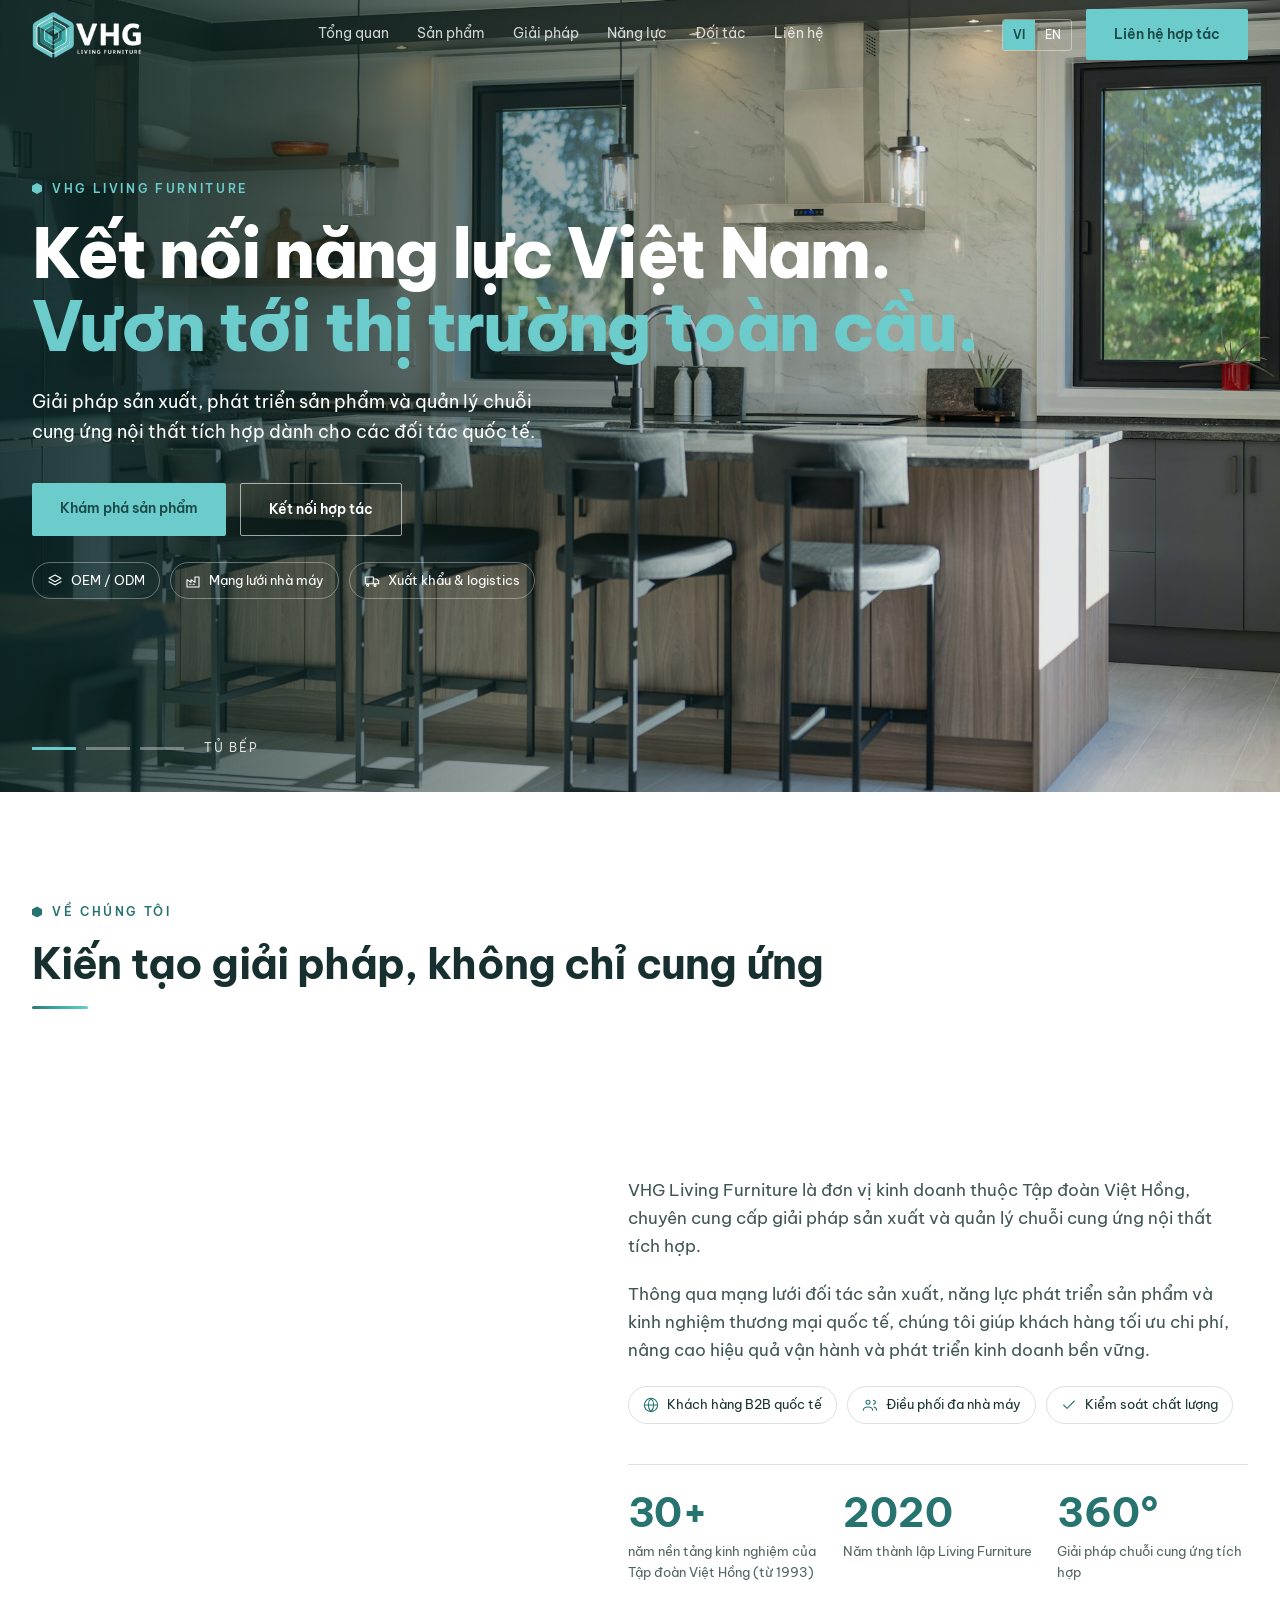
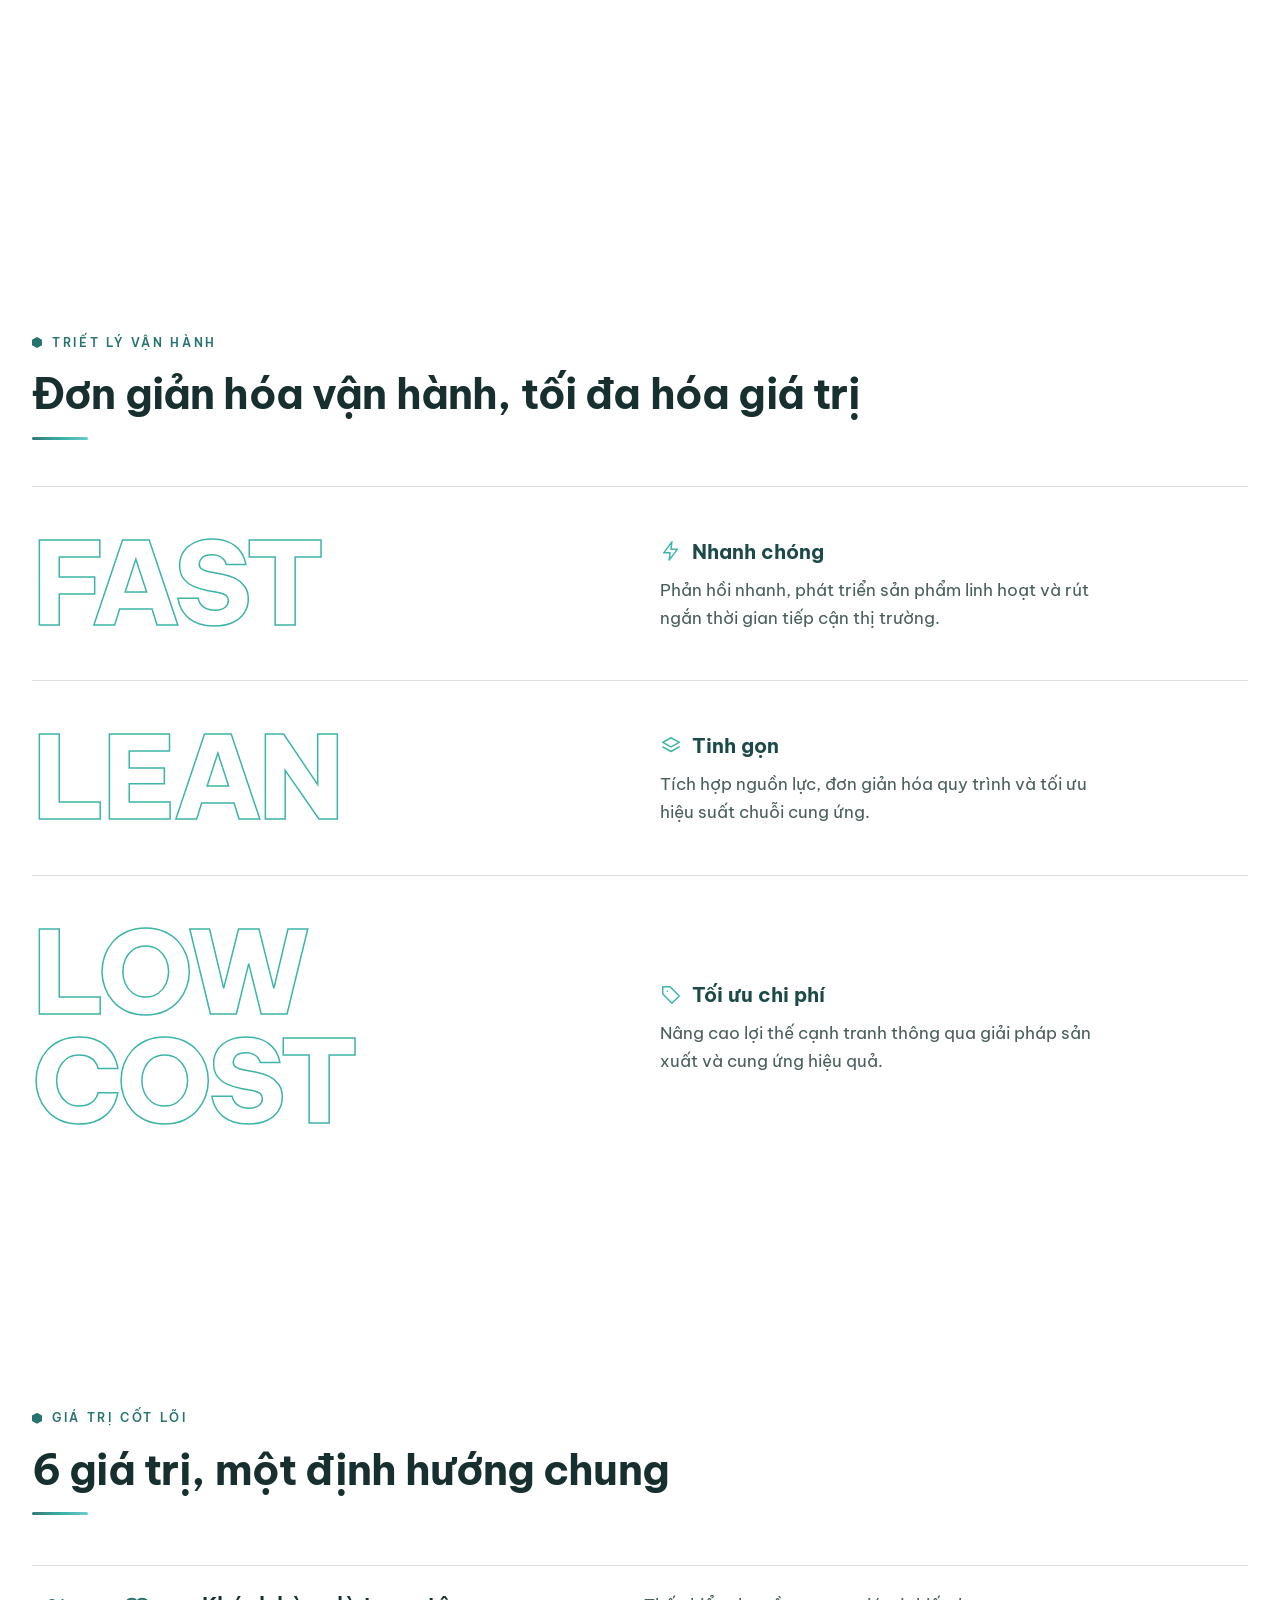
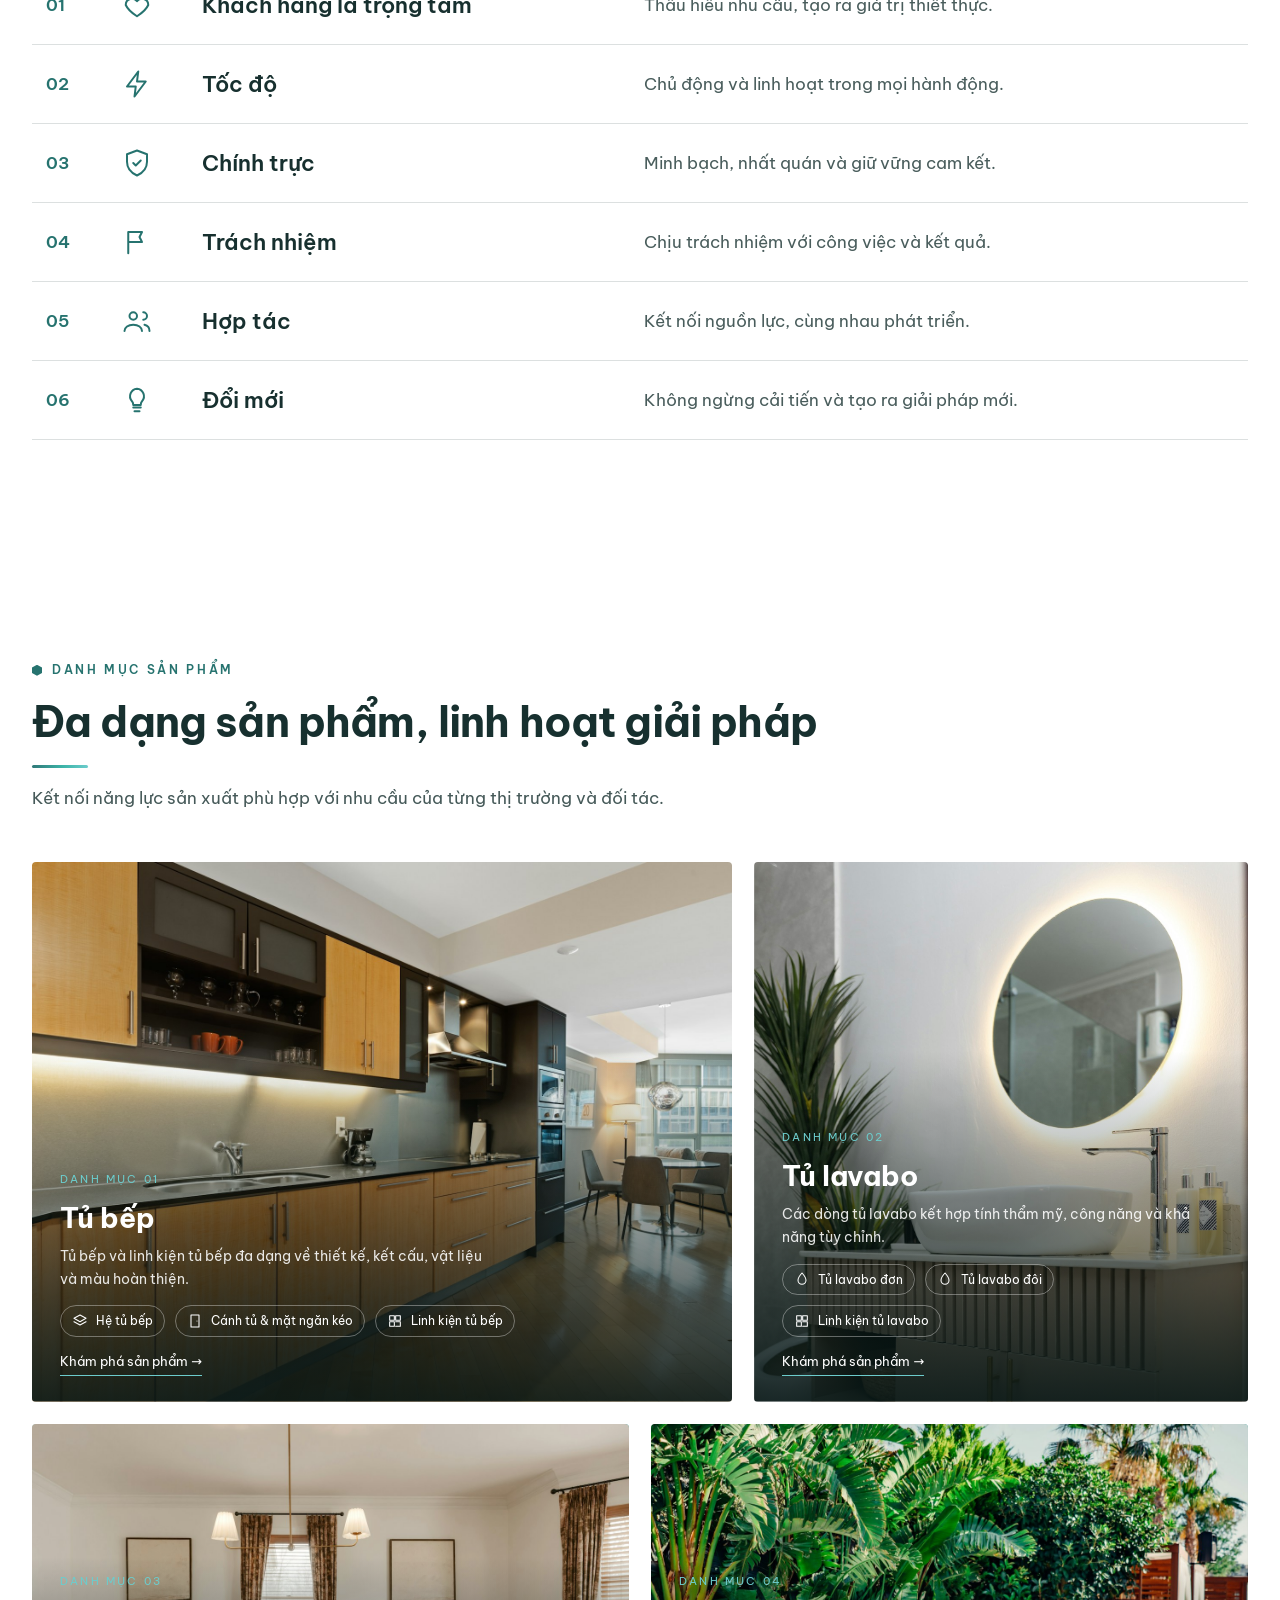
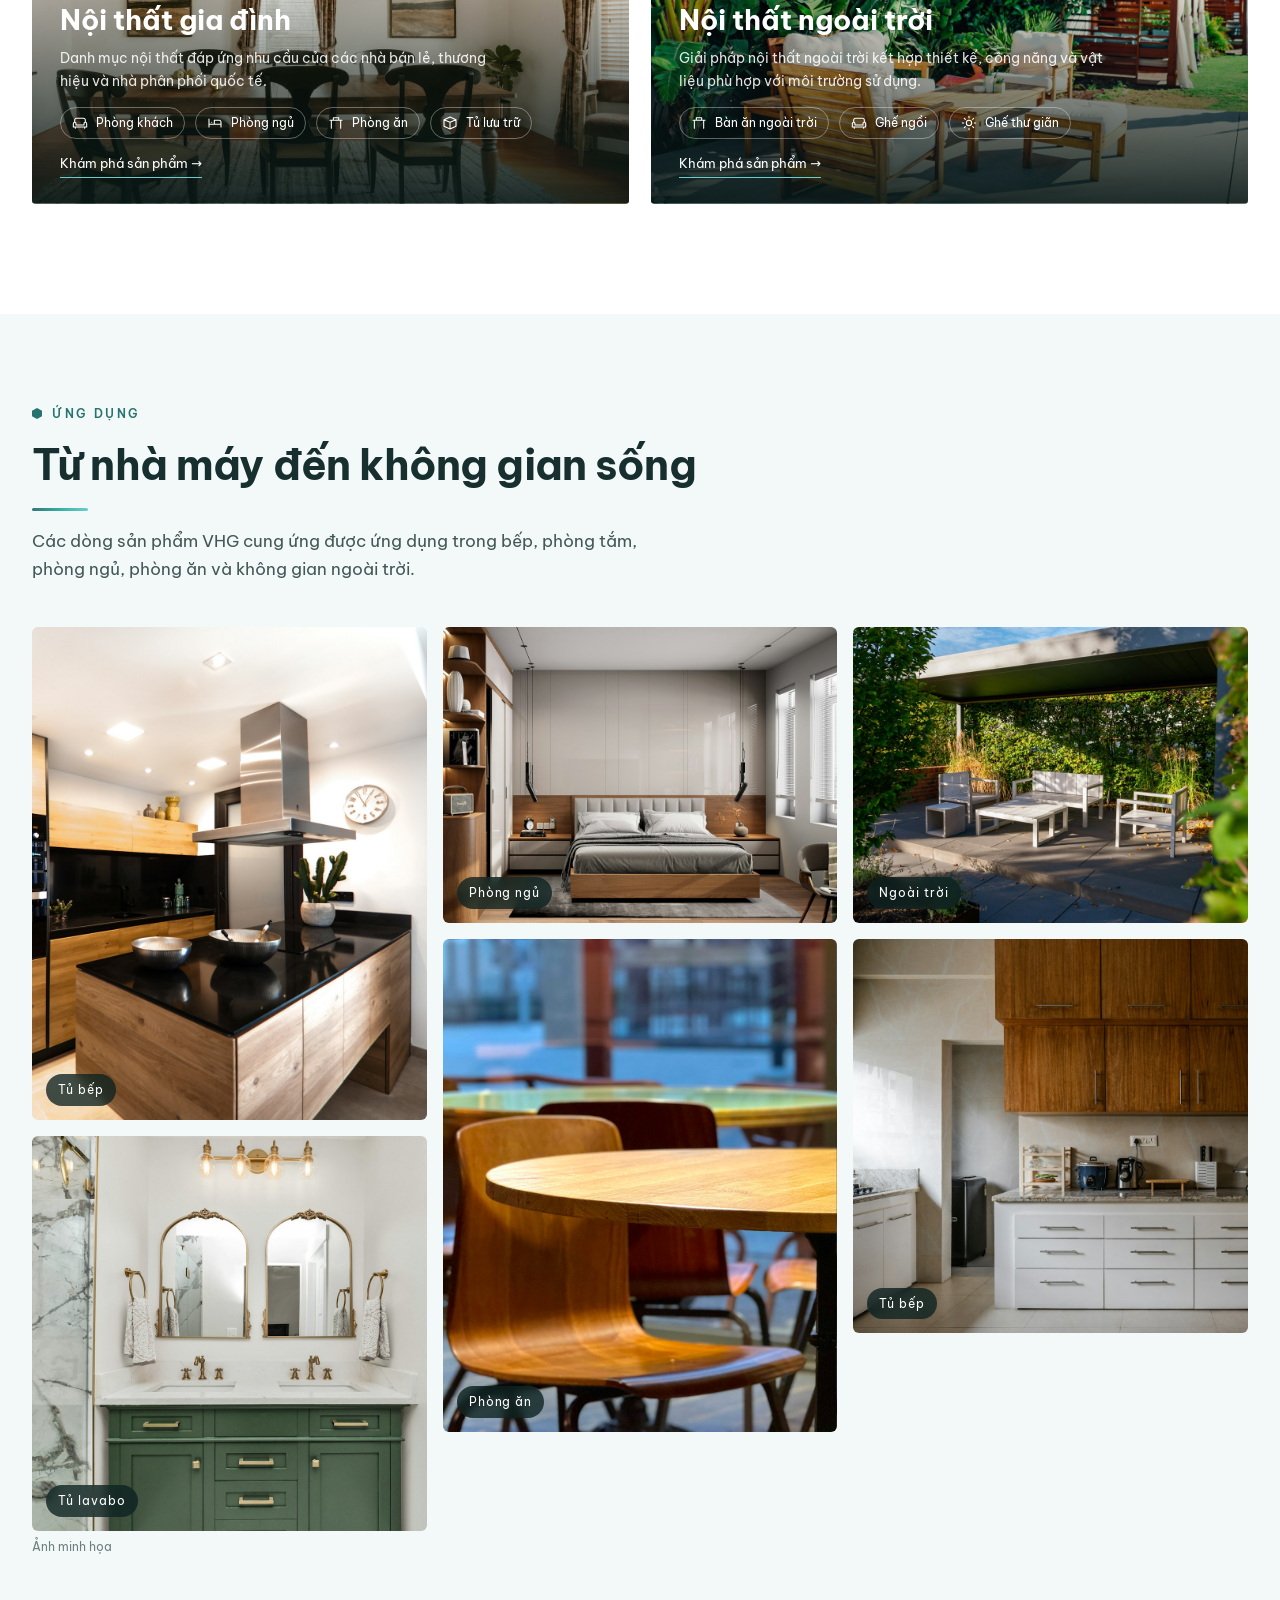
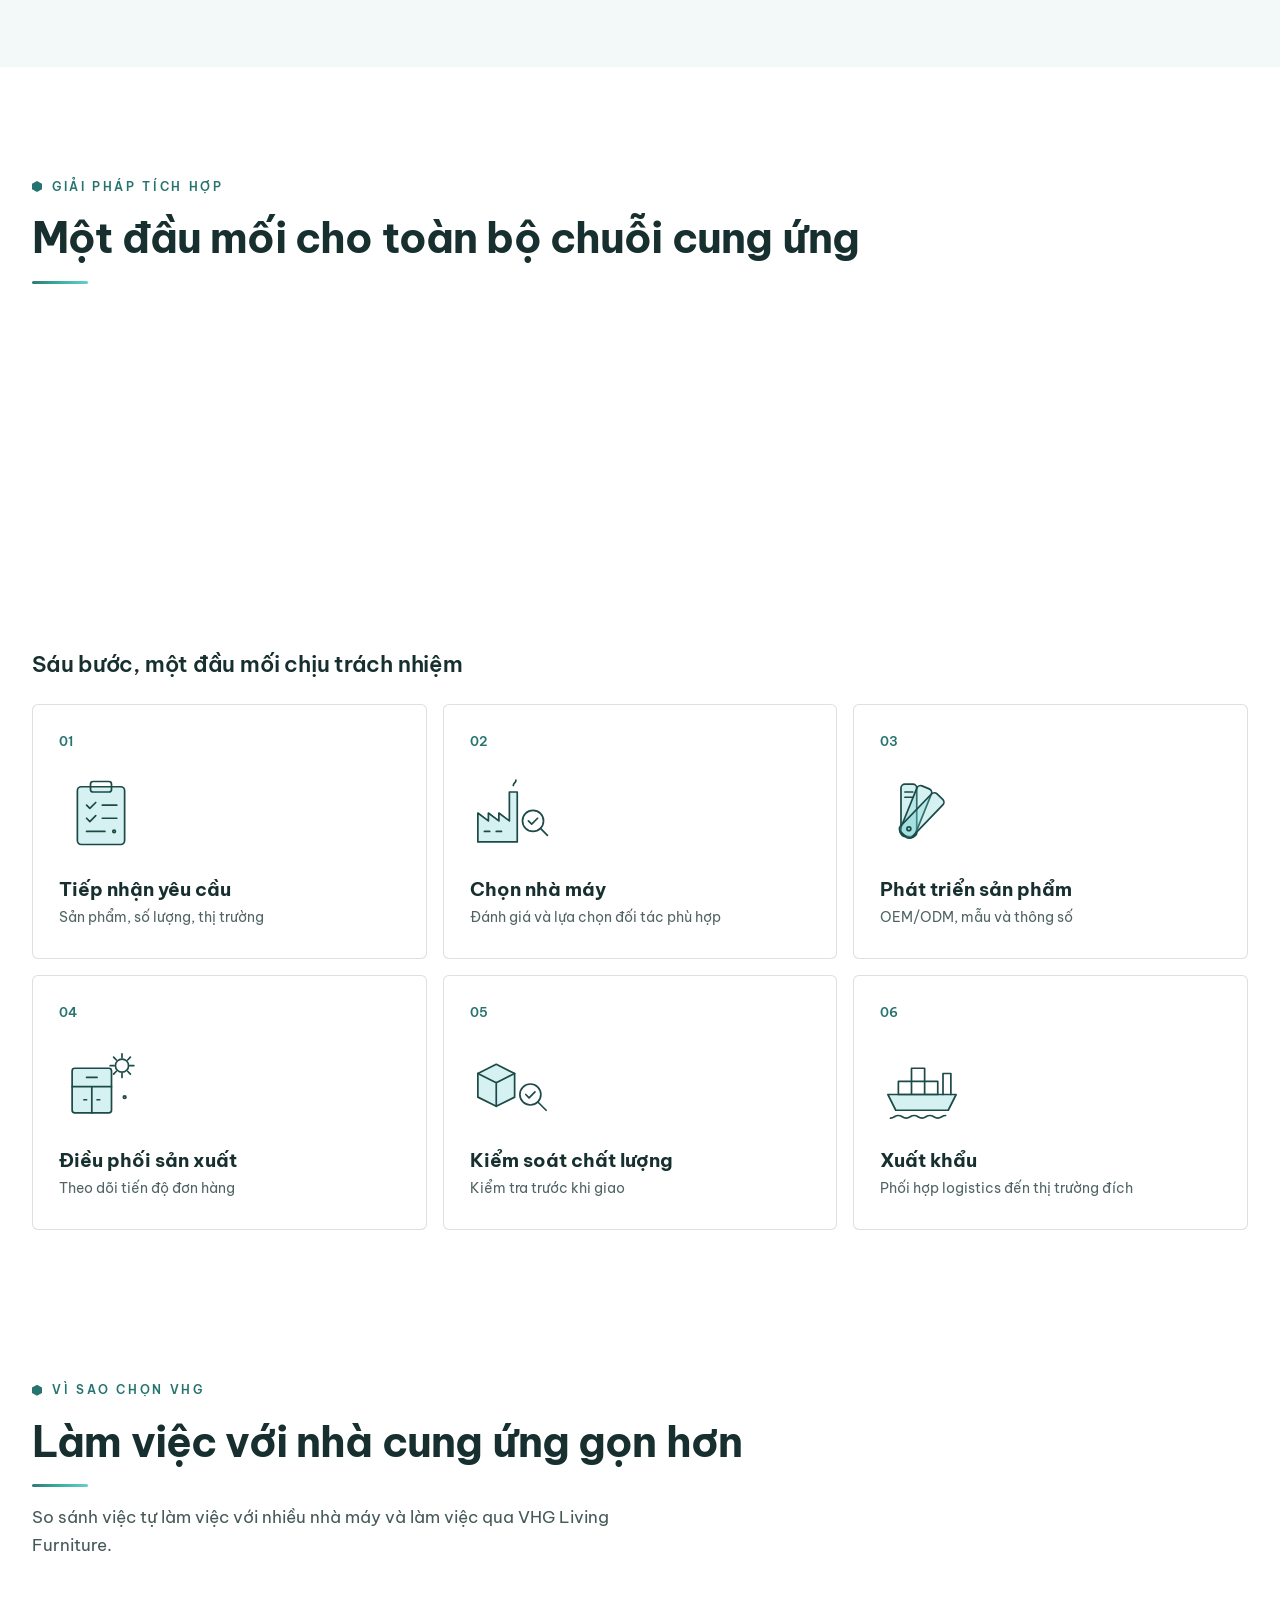
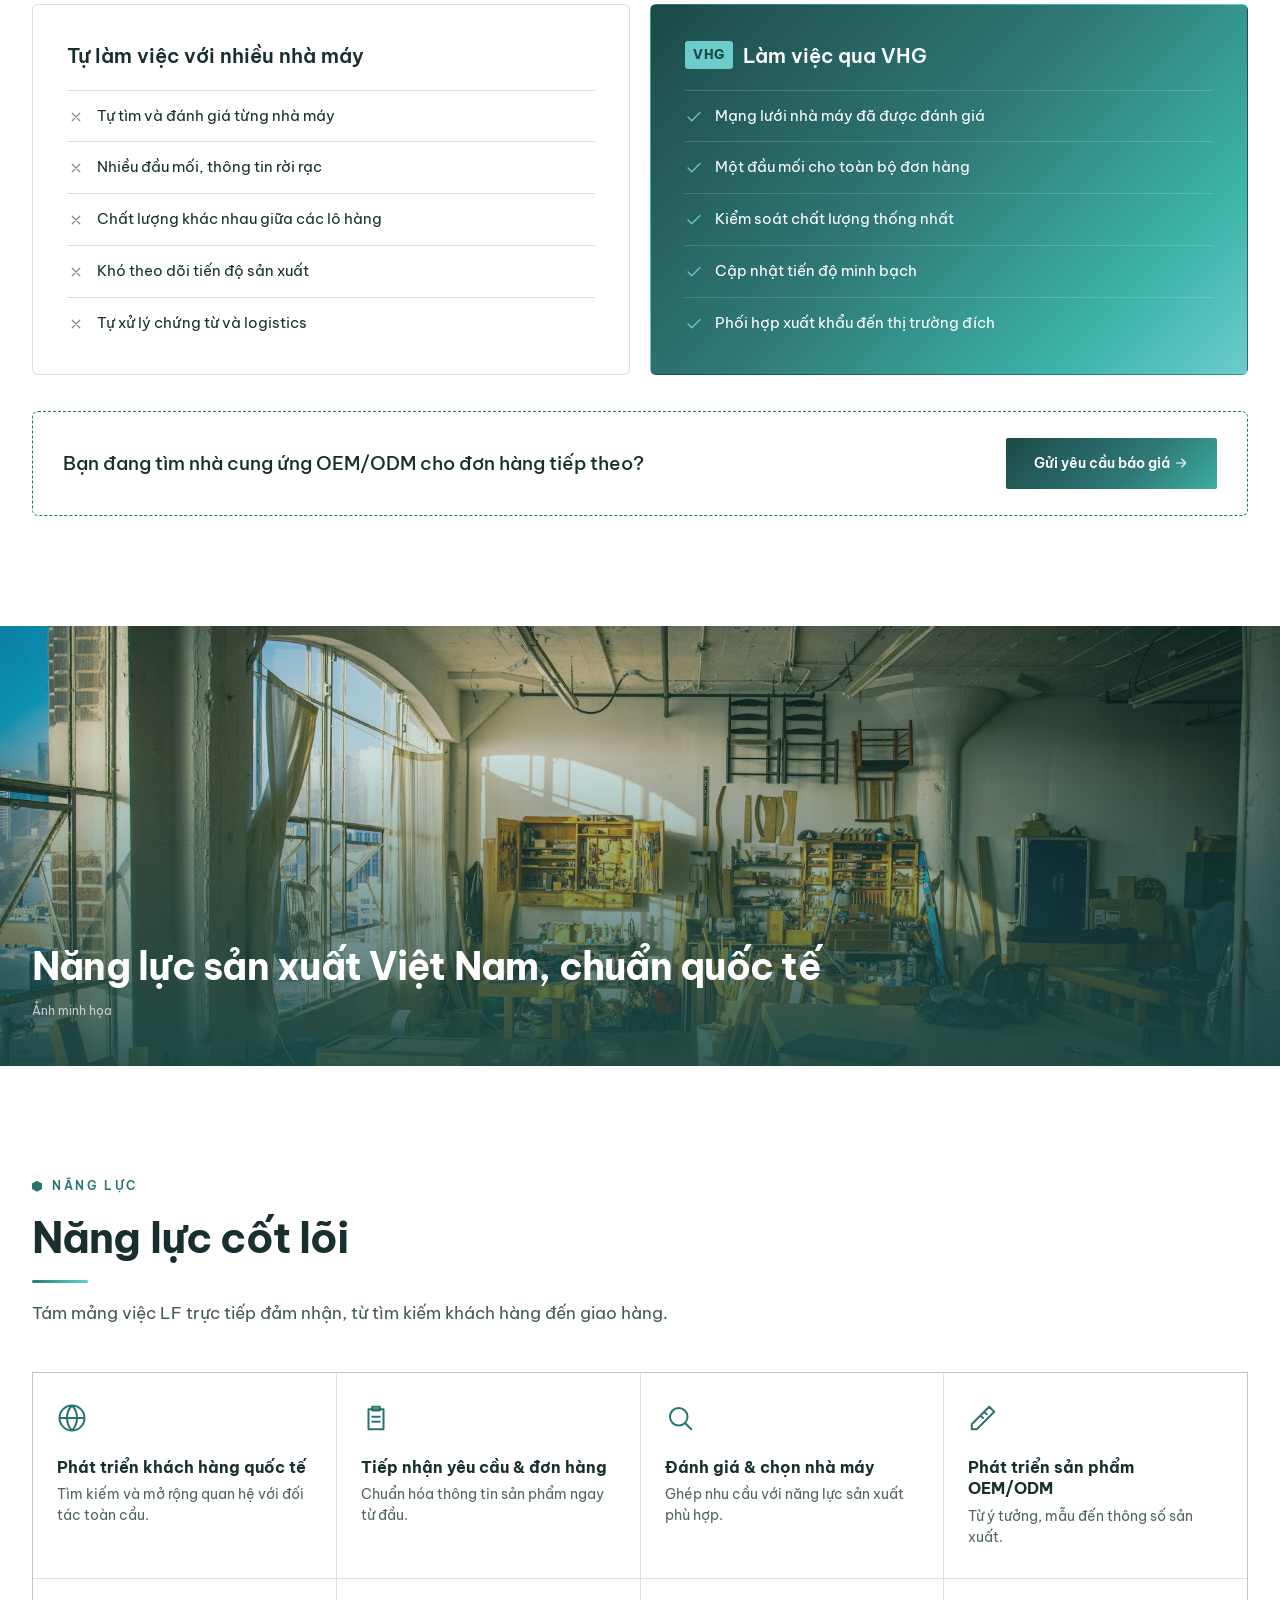
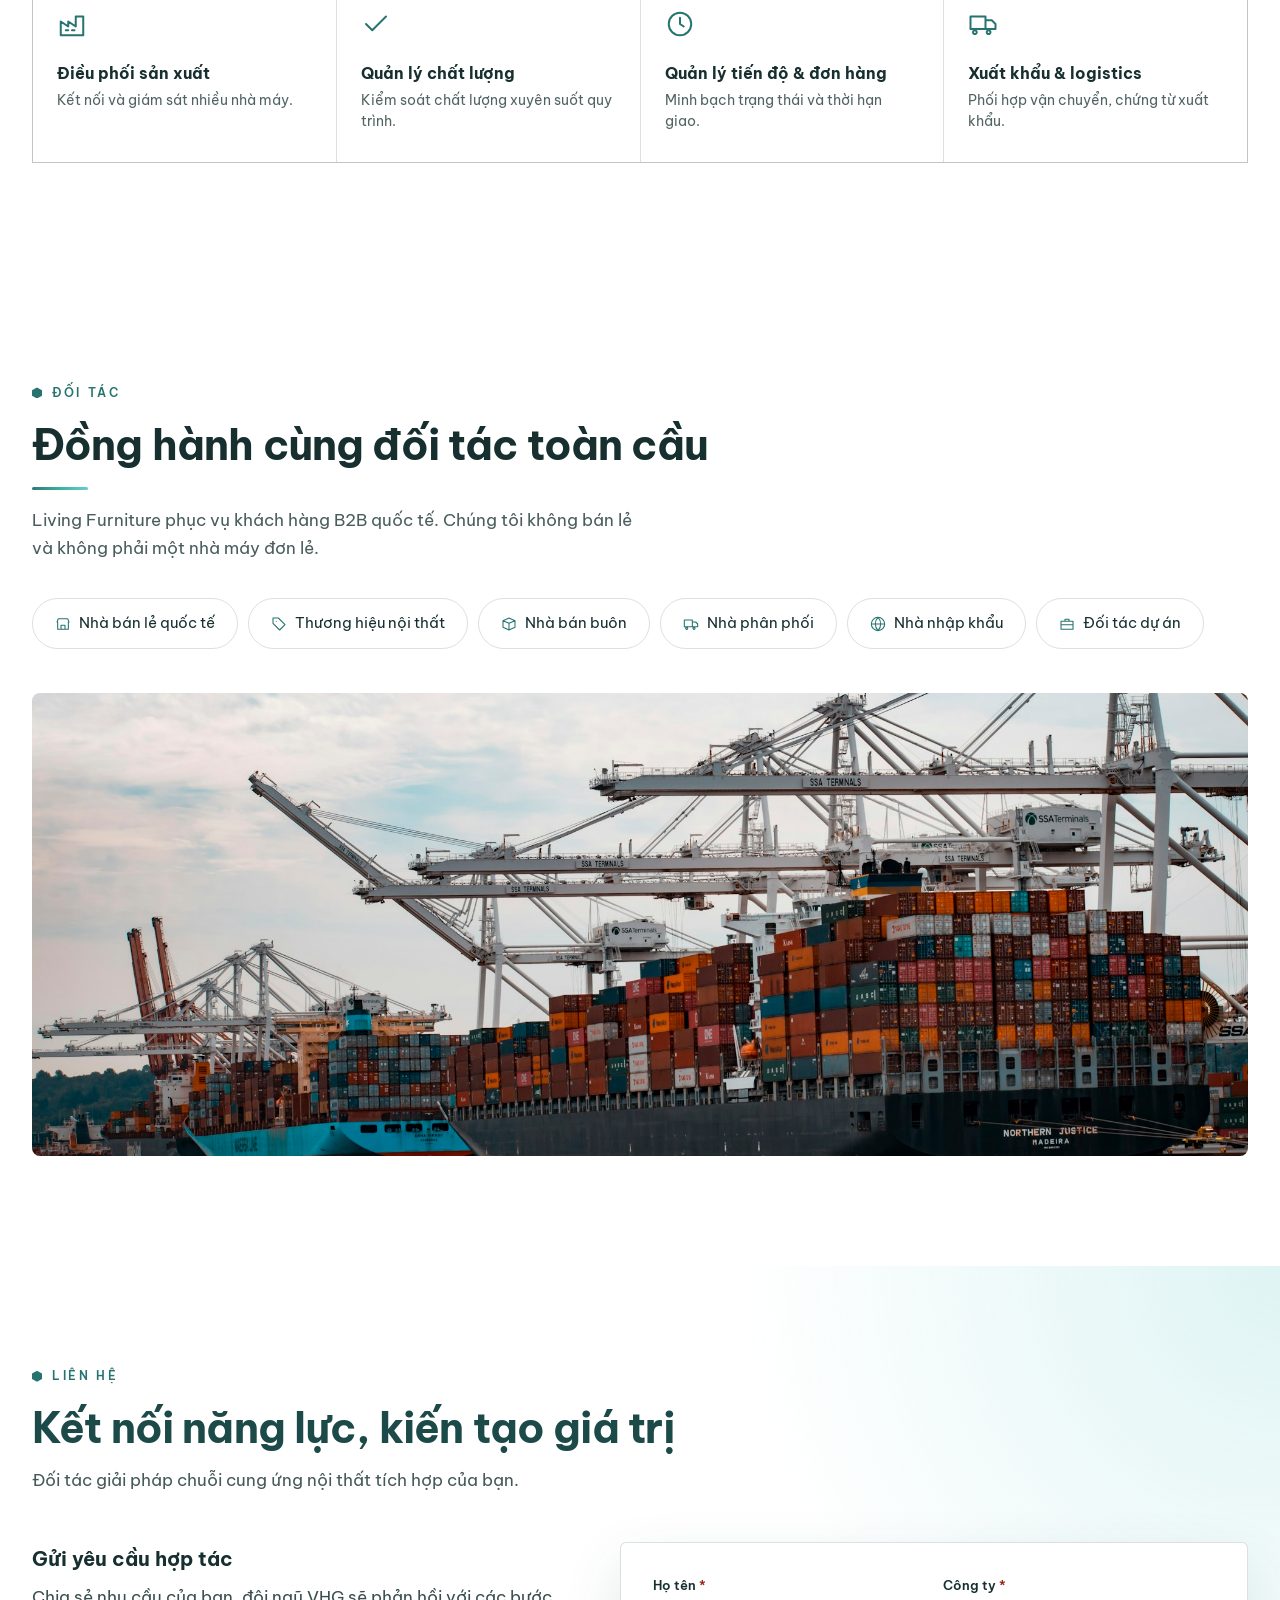
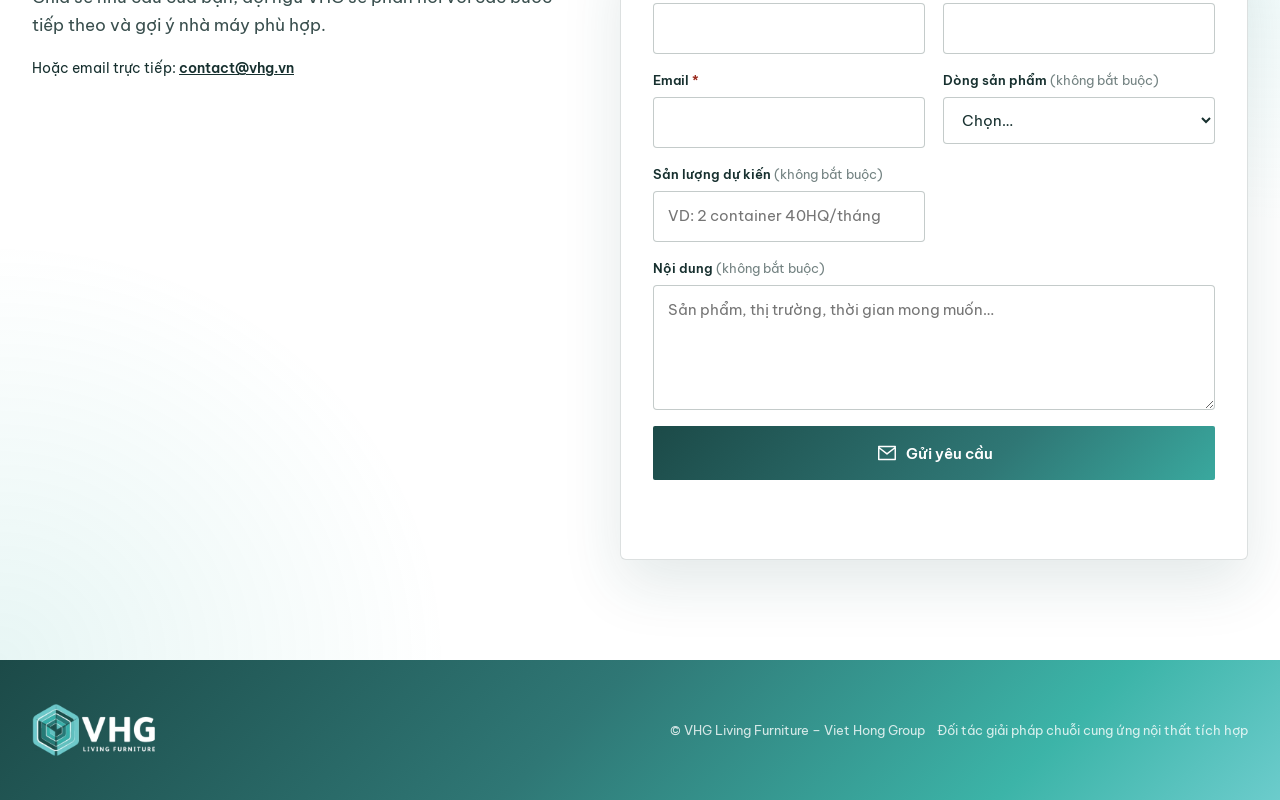
<file: index.html>
<!DOCTYPE html>
<html lang="vi">
<head>
<meta charset="utf-8">
<meta name="viewport" content="width=device-width, initial-scale=1, viewport-fit=cover">
<title>VHG – Living Furniture | Integrated Furniture Supply Chain Partner</title>
<meta name="description" content="VHG Living Furniture – Viet Hong Group. Integrated furniture manufacturing, product development and supply chain management for international partners.">
<meta name="theme-color" content="#1C4A48">
<link rel="icon" type="image/png" sizes="64x64" href="assets/img/brand/favicon-64.png">
<link rel="apple-touch-icon" href="assets/img/brand/apple-touch-icon.png">
<link href="https://fonts.googleapis.com/css2?family=Be+Vietnam+Pro:wght@300;400;500;600;700;800&display=swap" rel="stylesheet">
<link rel="stylesheet" href="css/style.css">
</head>
<body>
<svg width="0" height="0" style="position:absolute"><defs>
<g id="kit" fill="none" stroke="currentColor" stroke-width="2" opacity=".35"><rect x="80" y="120" width="440" height="60"/><rect x="80" y="200" width="440" height="200"/><path d="M230 200v200M380 200v200M80 330h440"/><rect x="560" y="120" width="220" height="280"/><path d="M560 200h220M560 300h220"/></g>
<g id="van" fill="none" stroke="currentColor" stroke-width="2" opacity=".35"><rect x="200" y="100" width="300" height="200" rx="100"/><rect x="150" y="320" width="400" height="30"/><rect x="170" y="350" width="360" height="130"/><path d="M350 350v130M170 415h360"/></g>
<g id="home" fill="none" stroke="currentColor" stroke-width="2" opacity=".35"><rect x="100" y="260" width="360" height="90" rx="14"/><rect x="100" y="190" width="360" height="70" rx="14"/><path d="M130 350v50M430 350v50"/><rect x="520" y="300" width="160" height="14"/><path d="M540 314v90M660 314v90"/></g>
<g id="out" fill="none" stroke="currentColor" stroke-width="2" opacity=".35"><path d="M100 300h360M120 300l-20 110M440 300l20 110M100 230h360M100 230v70M460 230v70"/><circle cx="640" cy="330" r="80"/><path d="M640 410v80M590 490h100"/></g>
</defs></svg>
<header id="hd"><div class="w hb"><a class="logo" href="#top" aria-label="VHG Living Furniture – về đầu trang"><img src="assets/img/brand/logo-vhg-lf.png" alt="VHG Living Furniture" width="340" height="144"></a><nav id="nv"></nav>
<div class="hr"><div class="lang"><button data-l="vi">VI</button><button data-l="en">EN</button></div><a class="btn" href="#contact" id="hcta"></a><button class="hh" id="hm" aria-label="Menu">☰</button></div></div></header>
<main id="m"></main>
<div class="md" id="md"><div class="mb"><div class="ph" id="mi"></div><div class="mt"><button class="x" id="mx" aria-label="Close">×</button><div class="eb" id="mn"></div><h3 id="mh"></h3><p id="mp"></p><div class="tags" id="ml"></div><a class="btn g" href="#contact" id="mc"></a></div></div></div>
<script src="js/main.js"></script>
</body>
</html>
</file>
<file: css/style.css>
:root{--green:#1C4A48;--char:#17302F;--sand:#6CCCCC;--mg:#26736F;--text:#17302F;--bg:#FFFFFF;--card:#FFFFFF;--soft:#F3F9F9;--grad:linear-gradient(135deg,#1C4A48 0%,#2F7775 45%,#3CB4A8 80%,#6CCCCC 100%);--grad-l:linear-gradient(90deg,#307878,#3CB4A8 55%,#6CCCCC);--line:rgba(23,48,47,.15);--mgt:#26736F;box-sizing:border-box;padding-top:env(safe-area-inset-top,0px);padding-bottom:env(safe-area-inset-bottom,0px);color-scheme:light}
:root[data-theme="dark"]{--text:#E6EEED;--bg:#122423;--card:#1A2F2E;--line:rgba(230,238,237,.16);--mgt:#6CCCCC;color-scheme:dark}
*{box-sizing:border-box;margin:0}html{scroll-behavior:smooth;scroll-padding-top:70px}
body{font-family:'Be Vietnam Pro',Inter,system-ui,sans-serif;background:var(--bg);color:var(--text);line-height:1.65;font-size:17px;overflow-x:hidden}
.w{max-width:1280px;margin:0 auto;padding:0 32px}
.eb{font-size:12px;letter-spacing:.22em;font-weight:600;color:var(--mgt);text-transform:uppercase;margin-bottom:18px}
h2{font-size:clamp(32px,4.4vw,48px);line-height:1.12;font-weight:700;letter-spacing:-.02em}
section{padding:110px 0}
.ic{width:22px;height:22px;fill:none;stroke:currentColor;stroke-width:1.6;stroke-linecap:round;stroke-linejoin:round;flex:none}
header{position:fixed;top:0;left:0;right:0;z-index:50;transition:.3s;color:#fff;padding-top:env(safe-area-inset-top,0px)}
header.s{background:var(--green);box-shadow:0 2px 20px rgba(0,0,0,.2)}
.hb{display:flex;align-items:center;justify-content:space-between;height:70px;gap:20px}
.logo{font-weight:800;letter-spacing:.04em;font-size:18px;color:#fff;text-decoration:none}.logo span{font-weight:300;color:var(--sand)}
nav{display:flex;gap:28px}nav a{color:#fff;text-decoration:none;font-size:14px;opacity:.8;padding:4px 0;border-bottom:2px solid transparent;transition:.2s}
nav a:hover,nav a.on{opacity:1;border-color:var(--sand)}
.hr{display:flex;align-items:center;gap:14px}
.lang{display:flex;border:1px solid rgba(255,255,255,.4);border-radius:3px;overflow:hidden}.lang button{background:none;border:0;color:#fff;padding:5px 10px;font:inherit;font-size:12px;cursor:pointer}.lang button.on{background:var(--sand);color:var(--green);font-weight:600}
.btn{display:inline-block;padding:14px 28px;background:var(--sand);color:var(--green);font-weight:600;font-size:14px;text-decoration:none;border:0;cursor:pointer;border-radius:2px;transition:.25s;font-family:inherit}
.btn:hover{background:#fff;transform:translateY(-2px)}.btn.o{background:none;color:#fff;border:1px solid rgba(255,255,255,.6)}.btn.o:hover{background:#fff;color:var(--green)}.btn.g{background:var(--green);color:#fff}
.hh{display:none;background:none;border:0;color:#fff;font-size:26px;cursor:pointer}
.hero{position:relative;height:88vh;min-height:580px;padding:0;color:#fff;overflow:hidden;background:var(--green)}
.sl{position:absolute;inset:0;opacity:0;transition:opacity 1.4s}.sl.on{opacity:1}
.ph{position:relative;overflow:hidden;background-size:cover;background-position:center}.ph.has svg{display:none}
.ph svg.bg{position:absolute;inset:0;width:100%;height:100%}
.sl .ph{position:absolute;inset:0}.sl::after{content:"";position:absolute;inset:0;background:linear-gradient(90deg,rgba(12,38,37,.85),rgba(12,38,37,.1) 72%)}
.hc{position:absolute;inset:0;display:flex;flex-direction:column;justify-content:center;z-index:2;max-width:1280px;margin:0 auto;padding:70px 32px 0}
.hc h1{font-size:clamp(38px,5.6vw,68px);line-height:1.08;font-weight:800;letter-spacing:-.025em;max-width:840px}
.hc h1 em{font-style:normal;color:var(--sand)}.hc p{max-width:540px;margin:24px 0 36px;opacity:.9;font-size:18px}
.cta{display:flex;gap:14px;flex-wrap:wrap}
.tags{display:flex;flex-wrap:wrap;gap:10px;margin-top:26px}
.tg{display:inline-flex;align-items:center;gap:8px;border:1px solid rgba(255,255,255,.35);padding:7px 14px;border-radius:40px;font-size:13px;transition:.3s}
.tg .ic{width:16px;height:16px}.tg:hover{background:var(--sand);color:var(--green)}
.tg.d{border-color:var(--line);color:var(--text)}.tg.d .ic{color:var(--mgt)}.tg.d:hover{background:var(--green);color:#fff}.tg.d:hover .ic{color:var(--sand)}
.dots{position:absolute;bottom:34px;left:32px;z-index:3;display:flex;gap:10px;align-items:center;font-size:12px;letter-spacing:.15em}
.dots button{width:44px;height:3px;border:0;background:rgba(255,255,255,.35);cursor:pointer;padding:0}.dots button.on{background:var(--sand)}
.sp{display:grid;grid-template-columns:5fr 6fr;gap:80px;align-items:center}
.sp .ph{aspect-ratio:4/5;border-radius:4px}.sp p{margin-top:20px;opacity:.82}
.st{display:grid;grid-template-columns:repeat(3,1fr);gap:24px;margin-top:40px;border-top:1px solid var(--line);padding-top:28px}
.st b{display:block;font-size:40px;font-weight:700;color:var(--mgt);line-height:1}.st span{font-size:13px;opacity:.75;display:block;margin-top:8px}
.ph3{background:var(--green);color:#fff;padding:120px 0}.ph3 .eb{color:var(--sand)}
.big{display:grid;grid-template-columns:1fr 1fr;gap:40px;align-items:center;padding:42px 0;border-top:1px solid rgba(255,255,255,.18);opacity:.18;transform:translateX(-40px);transition:.9s}
.big.in{opacity:1;transform:none}
.big h3{font-size:clamp(54px,9vw,128px);line-height:.95;font-weight:800;letter-spacing:-.04em;transition:.4s;color:transparent;-webkit-text-stroke:1.5px var(--sand)}
.big:hover h3{color:var(--sand)}.big h4{font-size:20px;margin-bottom:8px;color:var(--sand);display:flex;gap:10px;align-items:center}.big p{opacity:.82;max-width:440px}
.vals{margin-top:50px;border-top:1px solid var(--line)}
.v{display:grid;grid-template-columns:56px 60px 1fr 1.4fr;gap:20px;align-items:center;padding:24px 14px;border-bottom:1px solid var(--line);transition:.3s}
.v:hover{background:var(--green);color:#fff;padding-left:30px}.v i{font-style:normal;color:var(--mgt);font-weight:600}.v:hover i,.v:hover .ic{color:var(--sand)}
.v .ic{width:30px;height:30px;color:var(--mgt)}.v b{font-size:22px;font-weight:600;line-height:1.2}.v b small{display:block;font-size:12px;font-weight:400;opacity:.6}.v span{opacity:.78}
.pg{display:grid;grid-template-columns:repeat(12,1fr);gap:22px;margin-top:50px}
.pc{position:relative;border-radius:4px;cursor:pointer;min-height:380px;color:#fff;overflow:hidden}
.pc:nth-child(1){grid-column:span 7;min-height:540px}.pc:nth-child(2){grid-column:span 5;min-height:540px}.pc:nth-child(3),.pc:nth-child(4){grid-column:span 6}
.pc .ph{position:absolute;inset:0;transition:transform .8s}.pc:hover .ph{transform:scale(1.05)}
.pc::after{content:"";position:absolute;inset:0;background:linear-gradient(0deg,rgba(8,24,23,.9),transparent 65%)}
.pi{position:absolute;left:28px;right:28px;bottom:26px;z-index:2}.pi small{letter-spacing:.2em;font-size:11px;color:var(--sand)}
.pi h3{font-size:28px;margin:4px 0}.pi p{font-size:14px;opacity:.88;max-width:440px}.pi .tags{margin-top:14px}.pi .tg{font-size:12px;padding:5px 11px}
.pi u{display:inline-block;margin-top:14px;font-size:13px;text-decoration:none;border-bottom:1px solid var(--sand);padding-bottom:2px;transition:.3s}.pc:hover u{letter-spacing:.06em}
.md{position:fixed;inset:0;z-index:100;background:rgba(8,24,23,.8);display:none;align-items:center;justify-content:center;padding:20px}.md.on{display:flex}
.mb{background:var(--card);max-width:900px;width:100%;display:grid;grid-template-columns:1fr 1fr;border-radius:4px;overflow:hidden;max-height:90vh}
.mb .ph{min-height:360px;aspect-ratio:3/4}.mt{padding:40px;overflow:auto}.mt h3{font-size:30px;margin:6px 0 12px}.mt .tags{margin:20px 0}
.x{float:right;background:none;border:0;font-size:28px;cursor:pointer;color:var(--text)}
.fl{display:grid;grid-template-columns:1fr auto 1fr auto 1fr;gap:18px;align-items:stretch;margin:50px 0 70px}
.fb{border:1px solid var(--line);padding:30px;background:var(--card);border-radius:4px}.fb.m{background:var(--green);color:#fff}.fb .ic{width:30px;height:30px;color:var(--mgt);margin-bottom:14px}.fb.m .ic{color:var(--sand)}.fb b{display:block;font-size:20px;margin-bottom:6px}.fb span{font-size:14px;opacity:.78}
.ar{font-size:28px;color:var(--mgt);align-self:center}
.steps{display:grid;grid-template-columns:repeat(6,1fr);gap:0;border-top:2px solid var(--mgt)}
.stp{padding:26px 18px 0 0;position:relative}.stp .ic{width:28px;height:28px;color:var(--mgt)}.stp i{font-style:normal;font-size:12px;color:var(--mgt);display:block;margin:10px 0 4px;font-weight:600}.stp b{font-size:16px;display:block;line-height:1.3}.stp span{font-size:13px;opacity:.72;display:block;margin-top:6px;line-height:1.5}
.cap{display:grid;grid-template-columns:repeat(4,1fr);gap:1px;background:var(--line);border:1px solid var(--line);margin-top:44px}
.cap div{background:var(--bg);padding:30px 24px;transition:.3s}.cap div:hover{background:var(--green);color:#fff}.cap .ic{width:30px;height:30px;color:var(--mgt);margin-bottom:16px}.cap div:hover .ic{color:var(--sand)}.cap b{font-size:16px;display:block;margin-bottom:6px;line-height:1.35}.cap span{font-size:13.5px;opacity:.75;line-height:1.55;display:block}
.pt{background:var(--char);color:#fff}.pt .eb{color:var(--sand)}.pt .tags{margin-top:36px}.pt .tg{font-size:15px;padding:12px 22px}.pt p{margin-top:16px;opacity:.78;max-width:620px}
.ct{background:var(--sand);color:var(--green);text-align:center;padding:100px 0}.ct h2{max-width:780px;margin:0 auto 14px}.ct p{margin-bottom:30px}.ct .eb{color:var(--green)}
footer{background:#0D2322;color:rgba(255,255,255,.65);padding:44px 0;font-size:13px}footer .w{display:flex;justify-content:space-between;flex-wrap:wrap;gap:12px}
.rv{opacity:0;transform:translateY(28px);transition:.9s}.rv.in{opacity:1;transform:none}
@media(max-width:1000px){.steps{grid-template-columns:repeat(3,1fr);row-gap:30px}.cap{grid-template-columns:repeat(2,1fr)}}
@media(max-width:900px){nav{position:fixed;top:70px;left:0;right:0;background:var(--green);flex-direction:column;padding:20px 32px;display:none}nav.o{display:flex}.hh{display:block}.hr .btn{display:none}
section{padding:72px 0}.sp,.big,.mb{grid-template-columns:1fr}.sp{gap:40px}.v{grid-template-columns:30px 40px 1fr}.v span{grid-column:3}.pc,.pc:nth-child(n){grid-column:span 12;min-height:400px}.fl{grid-template-columns:1fr}.ar{transform:rotate(90deg);text-align:center}.st{grid-template-columns:1fr}.cap{grid-template-columns:1fr}.steps{grid-template-columns:1fr 1fr}}

.ph{background-size:cover,cover;background-position:center}
@media(prefers-reduced-motion:reduce){*{transition:none!important;scroll-behavior:auto!important}.rv,.big{opacity:1!important;transform:none!important}}

/* ===== Motion upgrade ===== */
#pb{position:fixed;top:0;left:0;height:3px;background:var(--sand);z-index:99;width:0}
@keyframes up{from{opacity:0;transform:translateY(34px)}to{opacity:1;transform:none}}
.hc>*{animation:up 1.1s cubic-bezier(.2,.7,.2,1) both}
.hc>*:nth-child(2){animation-delay:.12s}.hc>*:nth-child(3){animation-delay:.24s}.hc>*:nth-child(4){animation-delay:.36s}.hc>*:nth-child(5){animation-delay:.48s}
@keyframes kb{from{transform:scale(1)}to{transform:scale(1.09)}}
.sl.on .ph{animation:kb 9s ease-out both}
.sr{opacity:0;transform:translateY(30px);transition:opacity .8s,transform .8s}.sr.in{opacity:1;transform:none}
.v.sr{transition:opacity .8s,transform .8s,background .3s,padding .3s,color .3s}
.cap>div.sr{transition:opacity .8s,transform .8s,background .3s,color .3s}
.sp .ph.rv{clip-path:inset(0 0 100% 0);transform:none;transition:clip-path 1.3s cubic-bezier(.2,.7,.2,1)}.sp .ph.rv.in{clip-path:inset(0)}
.pc.rv{clip-path:inset(6% 3% 6% 3%);transition:opacity .9s,transform .9s,clip-path 1.2s cubic-bezier(.2,.7,.2,1)}.pc.rv.in{clip-path:inset(0)}
.big h3{justify-self:start;-webkit-background-clip:text;background-clip:text}
.btn{will-change:transform}
@media(prefers-reduced-motion:reduce){.hc>*,.sl.on .ph{animation:none!important}.sr,.sp .ph.rv,.pc.rv{opacity:1!important;transform:none!important;clip-path:none!important}}

/* ===== UX/UI upgrade (ảnh, icon minh họa, gallery, so sánh, form) ===== */
.lead{margin-top:16px;opacity:.8;max-width:640px}
/* Icon minh họa line-art */
.bi{width:84px;height:84px;fill:none;stroke:currentColor;stroke-width:1.3;stroke-linecap:round;stroke-linejoin:round;display:block}
/* Quy trình 6 bước: dạng thẻ có icon minh họa */
.sph{font-size:22px;font-weight:600;margin:0 0 22px;letter-spacing:-.01em}
.steps{display:grid;grid-template-columns:repeat(3,1fr);gap:16px;border-top:0}
.stp{padding:26px 26px 30px;background:var(--card);border:1px solid var(--line);border-radius:6px;transition:border-color .3s,transform .3s}
.stp:hover{border-color:var(--mgt);transform:translateY(-3px)}
.stp i{margin:0 0 18px;font-size:13px}.stp .bi{color:var(--text);margin-bottom:22px}
.stp b{font-size:19px}.stp span{font-size:14px;opacity:.75}
/* Gallery ứng dụng (masonry) */
.gal{padding-top:90px}
.gh{display:grid;grid-template-columns:1fr 1fr;gap:40px;align-items:end;margin-bottom:44px}.gh p{opacity:.8;max-width:460px}
.gg{columns:3;column-gap:16px}
.gi{margin:0 0 16px;break-inside:avoid;position:relative;border-radius:6px;overflow:hidden}
.gi .ph{width:100%;transition:transform .8s}.gi:hover .ph{transform:scale(1.04)}
.gi:nth-child(1) .ph,.gi:nth-child(4) .ph{aspect-ratio:4/5}.gi:nth-child(2) .ph,.gi:nth-child(6) .ph{aspect-ratio:1/1}.gi:nth-child(3) .ph,.gi:nth-child(5) .ph{aspect-ratio:4/3}
.gi figcaption{position:absolute;left:14px;bottom:14px;background:rgba(12,34,33,.78);color:#fff;font-size:12px;letter-spacing:.08em;padding:6px 12px;border-radius:30px;backdrop-filter:blur(4px)}
.il{font-size:12px;opacity:.6;margin-top:6px}
/* Bảng so sánh */
.cmp{padding-top:40px}
.cg{display:grid;grid-template-columns:1fr 1fr;gap:20px;margin-top:44px}
.cc{border:1px solid var(--line);border-radius:6px;padding:34px 34px 26px;background:var(--card)}
.cc h3{font-size:20px;font-weight:600;margin-bottom:18px;display:flex;align-items:center;gap:10px}
.cc ul{list-style:none;padding:0}.cc li{display:flex;gap:12px;align-items:flex-start;padding:13px 0;border-top:1px solid var(--line);font-size:15px}
.cc li .ic{width:18px;height:18px;margin-top:4px;opacity:.55}
.cc.vh{background:var(--green);color:#fff;border-color:var(--green)}.cc.vh li{border-color:rgba(255,255,255,.16)}.cc.vh li .ic{color:var(--sand);opacity:1}
.lg{font-weight:800;letter-spacing:.04em;background:var(--sand);color:var(--green);font-size:13px;padding:3px 8px;border-radius:3px}
/* CTA giữa trang */
.mcta{display:flex;justify-content:space-between;align-items:center;gap:24px;flex-wrap:wrap;margin-top:36px;padding:26px 30px;border:1px dashed var(--mgt);border-radius:6px}
.mcta p{font-size:19px;font-weight:500;max-width:620px}
/* Dải ảnh toàn chiều rộng */
.band{position:relative;min-height:440px;display:flex;align-items:flex-end;color:#fff;overflow:hidden}
.band>.ph{position:absolute;inset:0}.band::after{content:"";position:absolute;inset:0;background:linear-gradient(0deg,rgba(12,34,33,.88),rgba(12,34,33,.15) 70%)}
.band .w{position:relative;z-index:2;width:100%;padding-bottom:46px}.band p{font-size:clamp(26px,3.4vw,42px);font-weight:700;line-height:1.15;letter-spacing:-.02em;max-width:820px}
.band small{display:block;margin-top:12px;font-size:12px;opacity:.7}
/* Nền ảnh cho phần đối tác */
.pt{position:relative;overflow:hidden}.pt>.w{position:relative;z-index:2}
.ptbg{position:absolute!important;inset:0;opacity:.22}
/* Form liên hệ */
.ct{text-align:left}.cw{display:grid;grid-template-columns:5fr 6fr;gap:64px;align-items:start}
.ct h2{margin:0 0 14px;max-width:none}.ci h3{font-size:20px;margin:34px 0 8px}.ci .fp{opacity:.85;margin-bottom:18px}.fa{font-size:14px}.fa a{color:inherit;font-weight:600}
.cf{display:grid;grid-template-columns:1fr 1fr;gap:16px 18px;background:#FBFDFD;padding:32px;border-radius:6px;box-shadow:0 20px 50px rgba(28,74,72,.14);color:#17302F}
.f{display:flex;flex-direction:column;gap:6px;font-size:13px;font-weight:600}.f em{font-style:normal;font-weight:400;opacity:.6}.f b{color:#9b2c1f}
.full{grid-column:1/-1}
.cf input,.cf select,.cf textarea{font:inherit;font-size:15px;font-weight:400;padding:12px 14px;border:1px solid rgba(23,48,47,.25);border-radius:4px;background:#fff;color:#17302F;width:100%}
.cf input:focus,.cf select:focus,.cf textarea:focus{outline:2px solid var(--mg);outline-offset:1px;border-color:transparent}
.cf [aria-invalid="true"]{border-color:#9b2c1f;background:#fdf3f1}
.cf .btn{padding:16px;font-size:15px;text-align:center}.fok{font-size:13px;color:var(--mg);min-height:1px}
/* Focus rõ ràng cho bàn phím */
a:focus-visible,button:focus-visible,.pc:focus-visible{outline:2px solid var(--sand);outline-offset:3px}
@media(max-width:1000px){.steps{grid-template-columns:repeat(2,1fr)}.gg{columns:2}}
@media(max-width:900px){.gh,.cg,.cw{grid-template-columns:1fr}.gh{gap:16px}.cw{gap:36px}.band{min-height:340px}.mcta p{font-size:17px}}
@media(max-width:560px){.steps{grid-template-columns:1fr}.gg{columns:1}.cf{grid-template-columns:1fr;padding:22px}.cc{padding:26px 22px 18px}}
/* Hero: tiêu đề rộng hơn, chừa chỗ cho thanh chuyển slide */
.hc{padding-bottom:84px}.hc h1{max-width:1000px}
@media(max-width:900px){.hc{padding-bottom:96px}.hc .tags{display:none}}
@media(max-width:560px){.logo{white-space:nowrap;font-size:16px}.lang button{padding:5px 8px}}

/* ===== Brand: VHG Living Furniture (teal từ logo) ===== */
.logo{display:flex;align-items:center;line-height:0}.logo img{height:46px;width:auto;display:block}
.flogo{height:52px;width:auto;margin-right:auto}
footer .w{align-items:center}
/* Icon minh họa 2 tông: nét teal đậm + mặt tô teal nhạt (như các lớp của logo) */
.stp .bi{color:var(--green)}.bi .f{fill:rgba(108,204,204,.28)}
.stp:hover .bi .f{fill:rgba(108,204,204,.5)}
/* Eyebrow có dấu lục giác nhỏ lấy từ logo */
.eb{display:flex;align-items:center;gap:10px}
.eb::before{content:"";width:10px;height:11px;flex:none;background:currentColor;clip-path:polygon(50% 0,100% 25%,100% 75%,50% 100%,0 75%,0 25%)}
/* Phần liên hệ: nền teal nhạt thay cho màu cát */
.ct{background:#DCEFEE;color:var(--green)}
.cf{box-shadow:0 20px 50px rgba(28,74,72,.16)}
.btn:hover{background:#fff;color:var(--green)}
.tg:hover{color:var(--green)}
@media (prefers-color-scheme:dark){:root:not([data-theme="light"]) .stp .bi{color:var(--sand)}}
:root[data-theme="dark"] .stp .bi{color:var(--sand)}
@media(max-width:560px){.logo img{height:38px}}

/* ===== Nền trắng là chủ đạo, teal gradient (như logo) chỉ làm điểm nhấn ===== */
/* Header khi cuộn: dải gradient teal mỏng giữ logo chữ trắng rõ nét */
header.s{background:var(--grad);box-shadow:0 6px 24px rgba(28,74,72,.18)}
#pb{background:var(--grad-l)}
/* Nút chính: gradient teal */
.btn.g{background:var(--grad);color:#fff;background-size:140% 100%;background-position:0 0;transition:background-position .4s,transform .25s}
.btn.g:hover{background:var(--grad);background-size:140% 100%;background-position:100% 0;color:#fff}
/* Triết lý vận hành: nền trắng, chữ lớn FAST/LEAN viền teal và tô gradient khi cuộn */
.ph3{background:#fff;color:var(--text)}.ph3 .eb{color:var(--mg)}
.big{border-top-color:var(--line)}
.big h3{-webkit-text-stroke:1.5px #3CB4A8}.big:hover h3{color:#3CB4A8}
.big h4{color:var(--green)}.big h4 .ic{color:#3CB4A8}.big p{opacity:.78}
/* Hover các hàng/ô: gradient teal */
.v:hover,.cap div:hover{background:var(--grad);color:#fff}
.cap div{background:#fff}
/* Khối giữa sơ đồ và thẻ VHG trong bảng so sánh: gradient teal */
.fb.m,.cc.vh{background:var(--grad);border-color:transparent}
.fb{background:#fff}.cc{background:#fff}.stp{background:#fff}
.stp:hover{box-shadow:0 12px 30px rgba(28,74,72,.10)}
/* Gallery/section phụ: nền teal rất nhạt để tách nhịp, vẫn đọc như trắng */
.gal{background:var(--soft)}
/* Đối tác: nền trắng, ảnh cảng thành khối ảnh bo góc */
.pt{background:#fff;color:var(--text)}.pt .eb{color:var(--mg)}.pt p{opacity:.78}
.ptimg{margin-top:44px;aspect-ratio:21/8;border-radius:8px}
.pt .tg.d{font-size:15px;padding:12px 22px}
/* Liên hệ: trắng với quầng gradient teal nhẹ ở góc */
.ct{background:radial-gradient(60% 80% at 100% 0%,rgba(108,204,204,.22),transparent 70%),radial-gradient(50% 60% at 0% 100%,rgba(60,180,168,.12),transparent 70%),#fff;color:var(--text)}
.ct .eb{color:var(--mg)}.ct h2{color:var(--green)}
.cf{background:#fff;border:1px solid var(--line);box-shadow:0 24px 60px rgba(28,74,72,.12)}
/* Dải ảnh: lớp phủ teal thay vì xanh rêu */
.band::after{background:linear-gradient(0deg,rgba(28,74,72,.9),rgba(47,119,117,.25) 70%)}
/* Footer: gradient teal đậm */
footer{background:var(--grad);color:rgba(255,255,255,.8)}
/* Đường gradient mảnh dưới mỗi tiêu đề section */
section h2::after{content:"";display:block;width:56px;height:3px;border-radius:2px;background:var(--grad-l);margin-top:18px}
.ct h2::after,.hc h2::after{display:none}

/* ===== Tiêu đề section: 1 dòng, cỡ thống nhất ===== */
section h2{font-size:clamp(26px,3.3vw,42px);line-height:1.15;text-wrap:balance}
.hd2{margin-bottom:48px}.hd2 .lead{margin-top:14px}
.sp p.first{margin-top:0}
.gh{display:block}.gh p{margin-top:16px;max-width:640px}
.ph3 h2{margin-bottom:46px}
.ci h3{margin-top:0}
.band p{font-size:clamp(24px,3vw,38px)}
@media(min-width:1100px){section h2,.band p{white-space:nowrap}}
</file>
